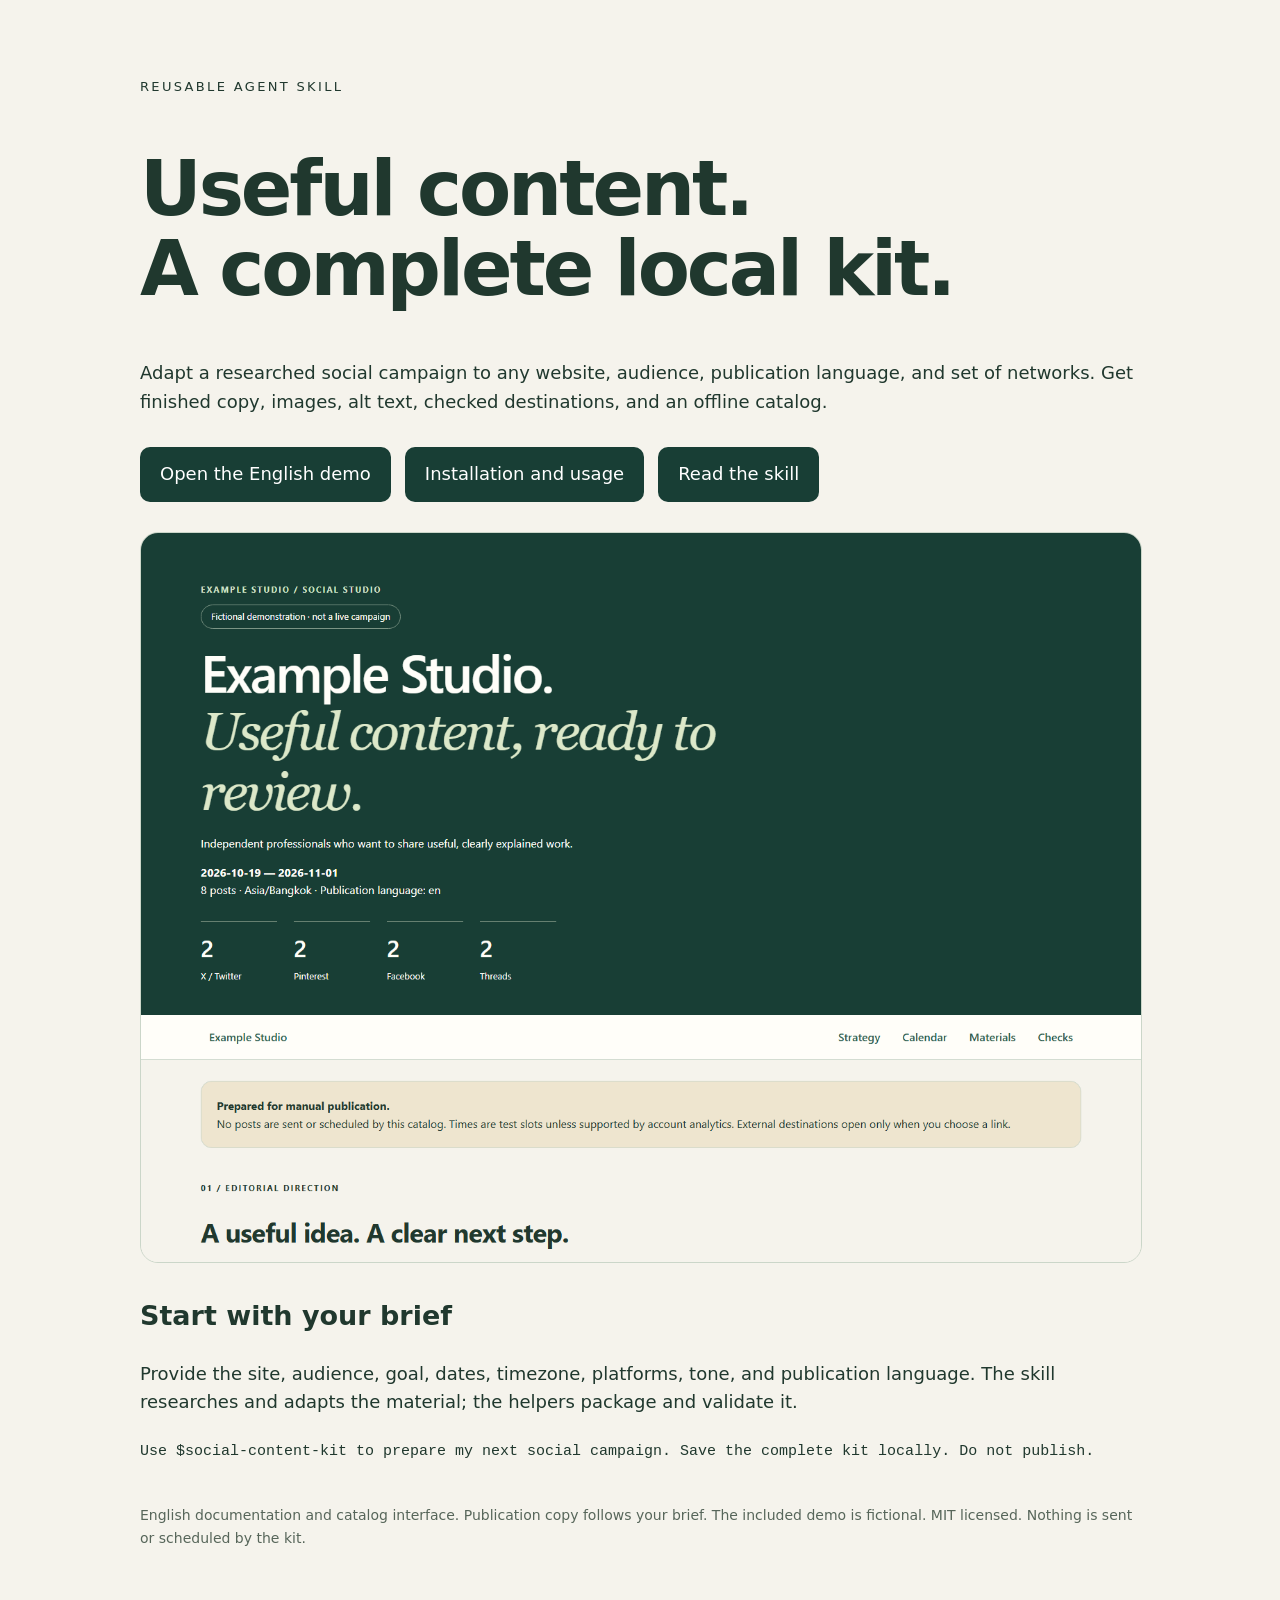
<file: index.html>
<!doctype html>
<html lang="en"><head><meta charset="utf-8"><meta name="viewport" content="width=device-width,initial-scale=1"><title>Social Content Kit — reusable agent skill</title><style>body{margin:0;background:#f5f3ec;color:#20382e;font:18px/1.6 system-ui,sans-serif}main{max-width:1000px;margin:auto;padding:64px 28px}h1{font-size:clamp(42px,7vw,76px);line-height:1.05;letter-spacing:-.04em}a{color:#285c4e}.eyebrow{text-transform:uppercase;font-size:13px;letter-spacing:.18em}.buttons{display:flex;flex-wrap:wrap;gap:14px;margin:30px 0}.button{background:#183e35;color:white;text-decoration:none;padding:13px 20px;border-radius:10px;min-height:44px;box-sizing:border-box}img{width:100%;height:auto;border-radius:18px;border:1px solid #cbd6c9}code{font-size:15px;overflow-wrap:anywhere}footer{margin-top:40px;font-size:14px;color:#57665a}:focus-visible{outline:3px solid #9b752f;outline-offset:4px}</style></head><body><main><p class="eyebrow">Reusable agent skill</p><h1>Useful content.<br>A complete local kit.</h1><p>Adapt a researched social campaign to any website, audience, publication language, and set of networks. Get finished copy, images, alt text, checked destinations, and an offline catalog.</p><div class="buttons"><a class="button" href="demo/index.html">Open the English demo</a><a class="button" href="README.md">Installation and usage</a><a class="button" href="SKILL.md">Read the skill</a></div><img src="assets/preview.png" alt="Preview of the English Example Studio content catalog, with campaign overview and platform counts."><h2>Start with your brief</h2><p>Provide the site, audience, goal, dates, timezone, platforms, tone, and publication language. The skill researches and adapts the material; the helpers package and validate it.</p><p><code>Use $social-content-kit to prepare my next social campaign. Save the complete kit locally. Do not publish.</code></p><footer>English documentation and catalog interface. Publication copy follows your brief. The included demo is fictional. MIT licensed. Nothing is sent or scheduled by the kit.</footer></main></body></html>
</file>
